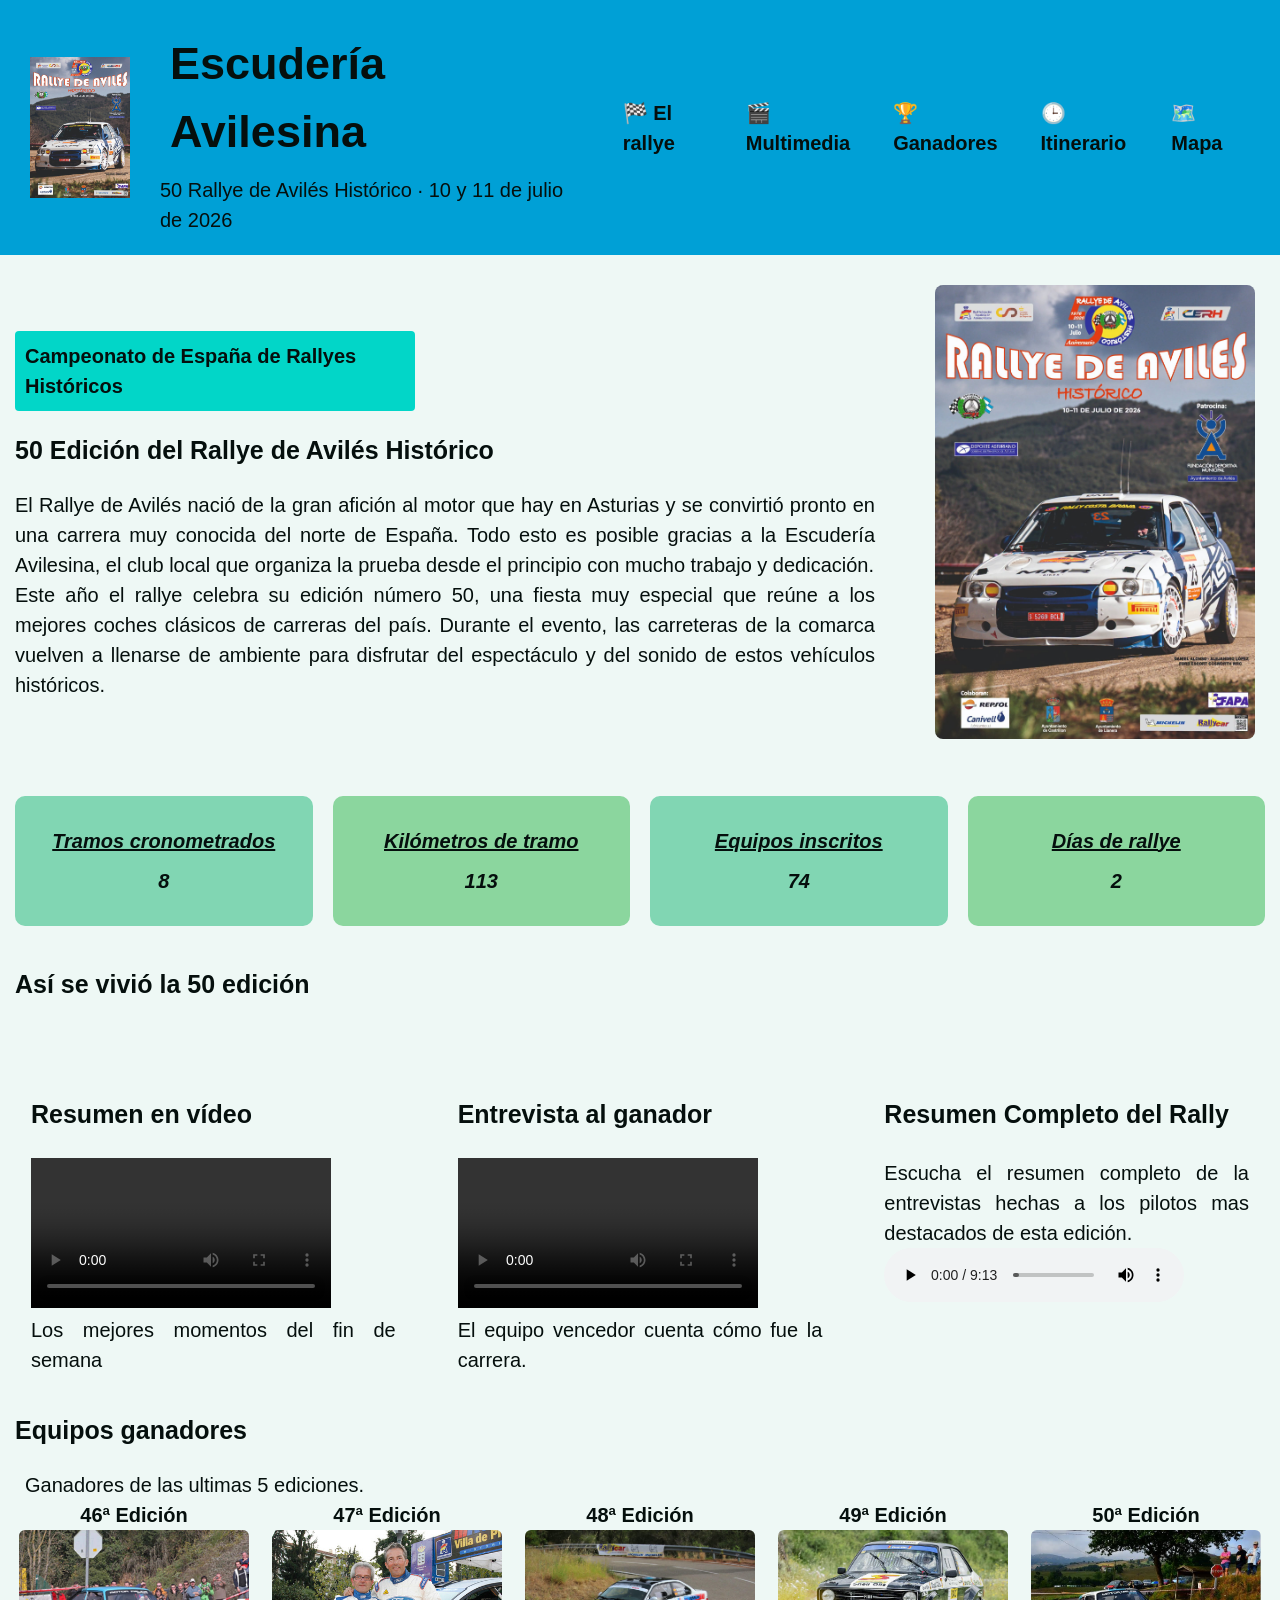
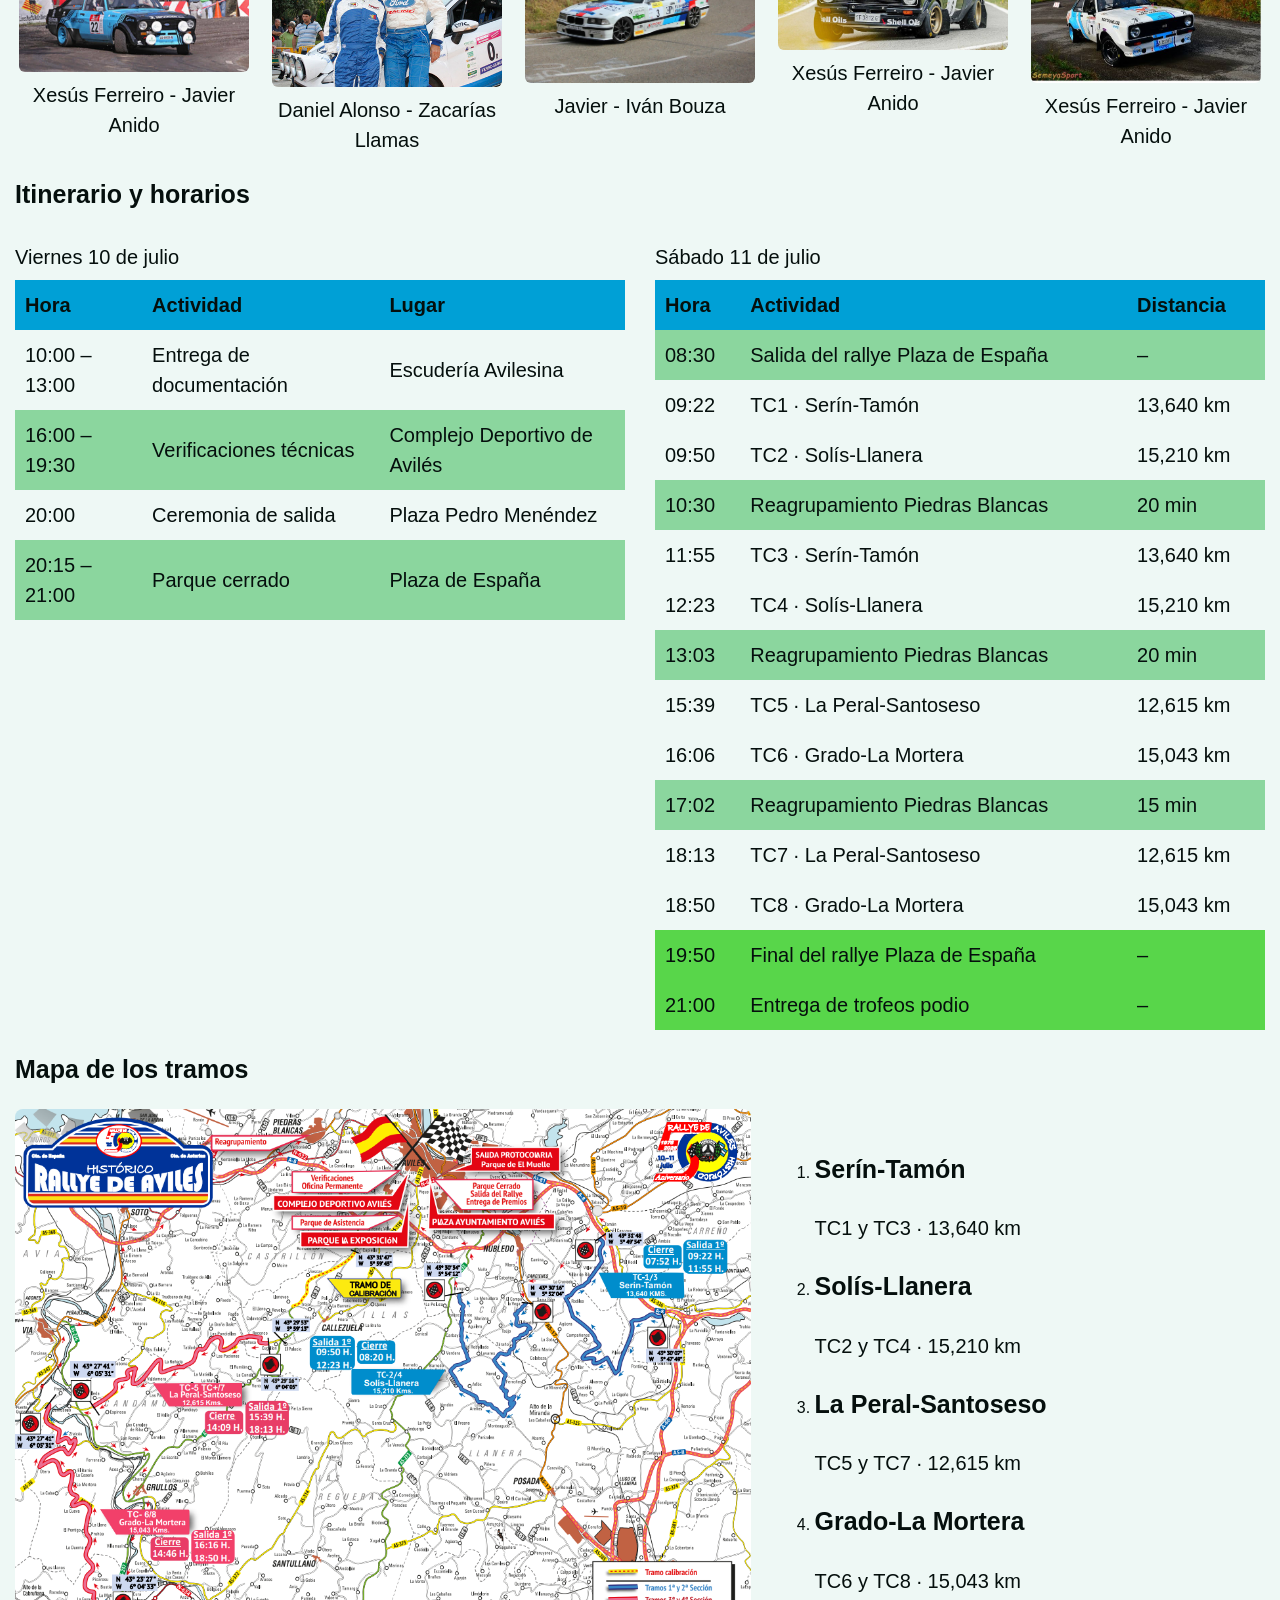
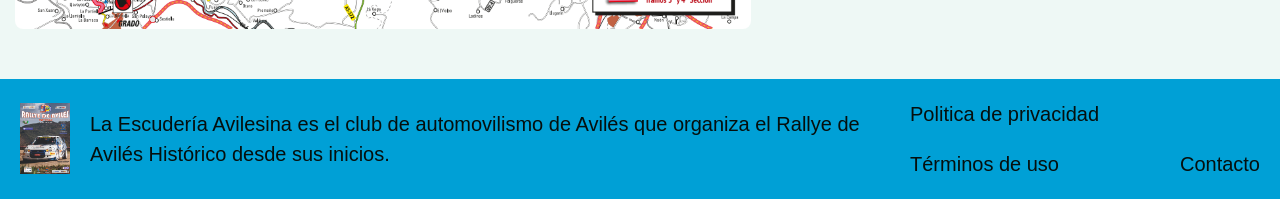
<file: docs/index.html>
<!DOCTYPE html>
<html lang="es">
<head>
    <meta charset="UTF-8">
    <meta name="viewport" content="width=device-width, initial-scale=1.0">
    <meta name="description">
    <title>Proyecto_global</title>
    <link rel="stylesheet" href="css/css.css">
</head>
<body>
    <header class="cabecera">
        <div class="marca">
            <img src="imagenes_video/rally.jpg" alt="Cartel_Rally" width="100px" height="150px">
            <div>
                <h1>Escudería Avilesina</h1>
                <p class="fecha">50 Rallye de Avilés Histórico · 10 y 11 de julio de 2026</p>
            </div>
        </div>
        <nav class="menu">
            <ul>
                <li>🏁 El rallye</li>
                <li>🎬 Multimedia</li>
                <li>🏆 Ganadores</li>
                <li>🕒 Itinerario</li>
                <li>🗺️ Mapa</li>
            </ul>
        </nav>
    </header>

    <main>
        <section class="sc_uno">
            <div class="contenedor">
                <div class="presentacion__texto">
                    <p class="subtitulo">Campeonato de España de Rallyes Históricos</p>
                    <h2>50 Edición del Rallye de Avilés Histórico</h2>
                    <p>El Rallye de Avilés nació de la gran afición al motor que hay en Asturias y se convirtió pronto en una carrera muy conocida del norte de España. Todo esto es posible gracias a la Escudería Avilesina, el club local que organiza la prueba desde el principio con mucho trabajo y dedicación.</p>
                    <p>Este año el rallye celebra su edición número 50, una fiesta muy especial que reúne a los mejores coches clásicos de carreras del país. Durante el evento, las carreteras de la comarca vuelven a llenarse de ambiente para disfrutar del espectáculo y del sonido de estos vehículos históricos.</p>
                </div>
                <div class="cartel">
                    <img src="imagenes_video/rally.jpg" alt="Cartel de la 50 edición del Rallye de Avilés Histórico" width="300px" height="400px">
                </div>
           </div> 
            <div class="datos">
                <div class="contenido_uno">
                    <p style="text-decoration: underline;">Tramos cronometrados</p>
                    <p>8</p>
                </div>
                <div class="contenido_dos">
                    <p style="text-decoration: underline;" >Kilómetros de tramo</p>
                    <p>113</p>
                </div>
                <div class="contenido_tres">
                    <p style="text-decoration: underline;">Equipos inscritos</p>
                    <p>74</p>
                </div>
                <div class="contenido_cuatro">
                    <p style="text-decoration: underline;">Días de rallye</p>
                    <p>2</p>
                </div>
            </div>
        </section>

        <section class="sc_dos">
            <div>
            <h2>Así se vivió la 50 edición</h2>
            </div>    
                <div class="tarjeta_uno">
                    <h3>Resumen en vídeo</h3>
                    <video controls>
                        <source src="imagenes_video/entrevista_ganadores.mp4" type="video/mp4">
                    </video>
                    <p>Los mejores momentos del fin de semana</p>
                </div >
                <div class="tarjeta_dos">
                    <h3>Entrevista al ganador</h3>
                    <video controls >
                        <source src="imagenes_video/video_resumen.mp4" type="video/mp4">
                    </video>
                    <p>El equipo vencedor cuenta cómo fue la carrera.</p>
                </div>
                <div class="tarjeta_tres">
                    <h3>Resumen Completo del Rally</h3>
                    <p>Escucha el resumen completo de la entrevistas hechas a los pilotos mas destacados de esta edición.</p>
                    <audio controls>
                        <source src="imagenes_video/resumen_completo_dos.mp3" type="audio/mpeg">
                    </audio>
                </div>
        </section>

        <section class="sc_tres">
            <h2>Equipos ganadores</h2>
            <p style="padding-left: 10px;">Ganadores de las ultimas 5 ediciones.</p>
            <div class="estructura">
                <div class="primero">
                    <div><b>46ª Edición</b></div>
                    <div><img src="imagenes_video/xesus_javier.jpg" alt="Xesús Ferreiro y Javier Anido, ganadores de la 46 edición" width="230px" height="190px"></div>
                    <div>Xesús Ferreiro - Javier Anido</div>
                </div>
                    <div class="segundo">
                    <div><b>47ª Edición</b></div>
                    <div><img src="imagenes_video/daniel_.jpg" alt="Daniel Alonso y Zacarías Llamas, ganadores de la 47 edición" width="230px" height="190px"></div>
                    <div>Daniel Alonso - Zacarías Llamas</div>
                </div>
                    <div class="tercero">
                    <div><b>48ª Edición</b></div>
                    <div><img src="imagenes_video/muniente_louzano.jpg" alt="Javier Muñiente e Iván Bouza, ganadores de la 48 edición" width="230px" height="190px"></div>
                    <div>Javier - Iván Bouza</div>
                 </div>
                    <div class="cuarto">
                    <div><b>49ª Edición</b></div>
                    <div><img src="imagenes_video/javier_ivan.jpg" alt="Xesús Ferreiro y Javier Anido, ganadores de la 49 edición" width="230" height="190px"></div>
                    <div>Xesús Ferreiro - Javier Anido</div>
                </div>
                <div class="quinto">
                    <div><b>50ª Edición</b></div>
                    <div><img src="imagenes_video/xesus_javier_dos.jpg" alt="Xesús Ferreiro y Javier Anido, ganadores de la 50 edición" width="230px" height="190px"></div>
                    <div>Xesús Ferreiro - Javier Anido</div>
                 </div>
            </div>
        </section>

        <section class="sc_cuatro">
            <h2>Itinerario y horarios</h2>
            <div class="itinerario">
                <div class="tabla_uno">
                    <table>
                        <caption>Viernes 10 de julio</caption>
                            <tr>
                                <th>Hora</th>
                                <th>Actividad</th>
                                <th>Lugar</th>
                            </tr>

                            <tr>
                                <td>10:00 – 13:00</td>
                                <td>Entrega de documentación</td>
                                <td>Escudería Avilesina</td>
                            </tr>
                            <tr style="background-color:  #8BD69E;">
                                <td >16:00 – 19:30</td>
                                <td>Verificaciones técnicas</td>
                                <td>Complejo Deportivo de Avilés</td>
                            </tr>
                            <tr>
                                <td>20:00</td>
                                <td>Ceremonia de salida</td>
                                <td>Plaza Pedro Menéndez</td>
                            </tr>
                            <tr style="background-color:  #8BD69E;">
                                <td>20:15 – 21:00</td>
                                <td>Parque cerrado</td>
                                <td>Plaza de España</td>
                            </tr>
                    </table>
                </div>
                <div class="tabla_dos">
                    <table>
                        <caption>Sábado 11 de julio</caption>
                            <tr>
                                <th>Hora</th>
                                <th>Actividad</th>
                                <th>Distancia</th>
                            </tr>
                            <tr style="background-color:  #8BD69E;">
                                <td>08:30</td>
                                <td>Salida del rallye Plaza de España</td>
                                <td>–</td>
                            </tr>
                            <tr>
                                <td>09:22</td>
                                <td>TC1 · Serín-Tamón</td>
                                <td>13,640 km</td>
                            </tr>
                            <tr>
                                <td>09:50</td>
                                <td>TC2 · Solís-Llanera</td>
                                <td>15,210 km</td>
                            </tr>
                            <tr style="background-color:  #8BD69E;">
                                <td>10:30</td>
                                <td>Reagrupamiento Piedras Blancas</td>
                                <td>20 min</td>
                            </tr>
                            <tr>
                                <td>11:55</td>
                                <td>TC3 · Serín-Tamón</td>
                                <td>13,640 km</td>
                            </tr>
                            <tr>
                                <td>12:23</td>
                                <td>TC4 · Solís-Llanera</td>
                                <td>15,210 km</td>
                            </tr>
                            <tr style="background-color:  #8BD69E;">
                                <td>13:03</td>
                                <td>Reagrupamiento Piedras Blancas</td>
                                <td>20 min</td>
                            </tr>
                            <tr>
                                <td>15:39</td>
                                <td>TC5 · La Peral-Santoseso</td>
                                <td>12,615 km</td>
                            </tr>
                            <tr>
                                <td>16:06</td>
                                <td>TC6 · Grado-La Mortera</td>
                                <td>15,043 km</td>
                            </tr>
                            <tr style="background-color:  #8BD69E;">
                                <td>17:02</td>
                                <td>Reagrupamiento Piedras Blancas</td>
                                <td>15 min</td>
                            </tr>
                            <tr>
                                <td>18:13</td>
                                <td>TC7 · La Peral-Santoseso</td>
                                <td>12,615 km</td>
                            </tr>
                            <tr>
                                <td>18:50</td>
                                <td>TC8 · Grado-La Mortera</td>
                                <td>15,043 km</td>
                            </tr>
                            <tr style="background-color:  #58D64A;">
                                <td>19:50</td>
                                <td>Final del rallye Plaza de España</td>
                                <td>–</td>
                            </tr> 
                            <tr style="background-color:  #58D64A;" >
                                <td>21:00</td>
                                <td>Entrega de trofeos podio</td>
                                <td>–</td>
                            </tr>
                    </table>
                </div>
            </div>
        </section>

        <section class="sc_cinco">
            <h2>Mapa de los tramos</h2>
            <div class="mapa">
                    <img src="imagenes_video/Captura.PNG" alt="Mapa de Google Maps con la situación de los cuatro tramos del rallye en la comarca de Avilés" width="800px" height="500px">
                <div>  
                <ol>
                    <li>
                        <h3>Serín-Tamón</h3>
                        <p>TC1 y TC3 · 13,640 km</p>
                    </li>
                    <li>
                        <h3>Solís-Llanera</h3>
                        <p>TC2 y TC4 · 15,210 km</p>
                    </li>
                    <li>
                        <h3>La Peral-Santoseso</h3>
                        <p>TC5 y TC7 · 12,615 km</p>
                    </li>
                    <li>
                        <h3>Grado-La Mortera</h3>
                        <p>TC6 y TC8 · 15,043 km</p>
                    </li>
                </ol>
                </div>  
            </div>
        </section>
    </main>

    <footer class="pie">
         <div class="pie__org">
            <img src="imagenes_video/rally.jpg" alt="Cartel_Rally" width="50px" height="70px">
            <p>La Escudería Avilesina es el club de automovilismo de Avilés que organiza el Rallye de Avilés Histórico desde sus inicios.</p>
            </div>
        <div class="contenedor_pie">
            <p>Politica de privacidad</p>
            <p>Términos de uso</p>
            <p>Contacto</p>

       </div>
    </footer>
</body>
</html>
</file>
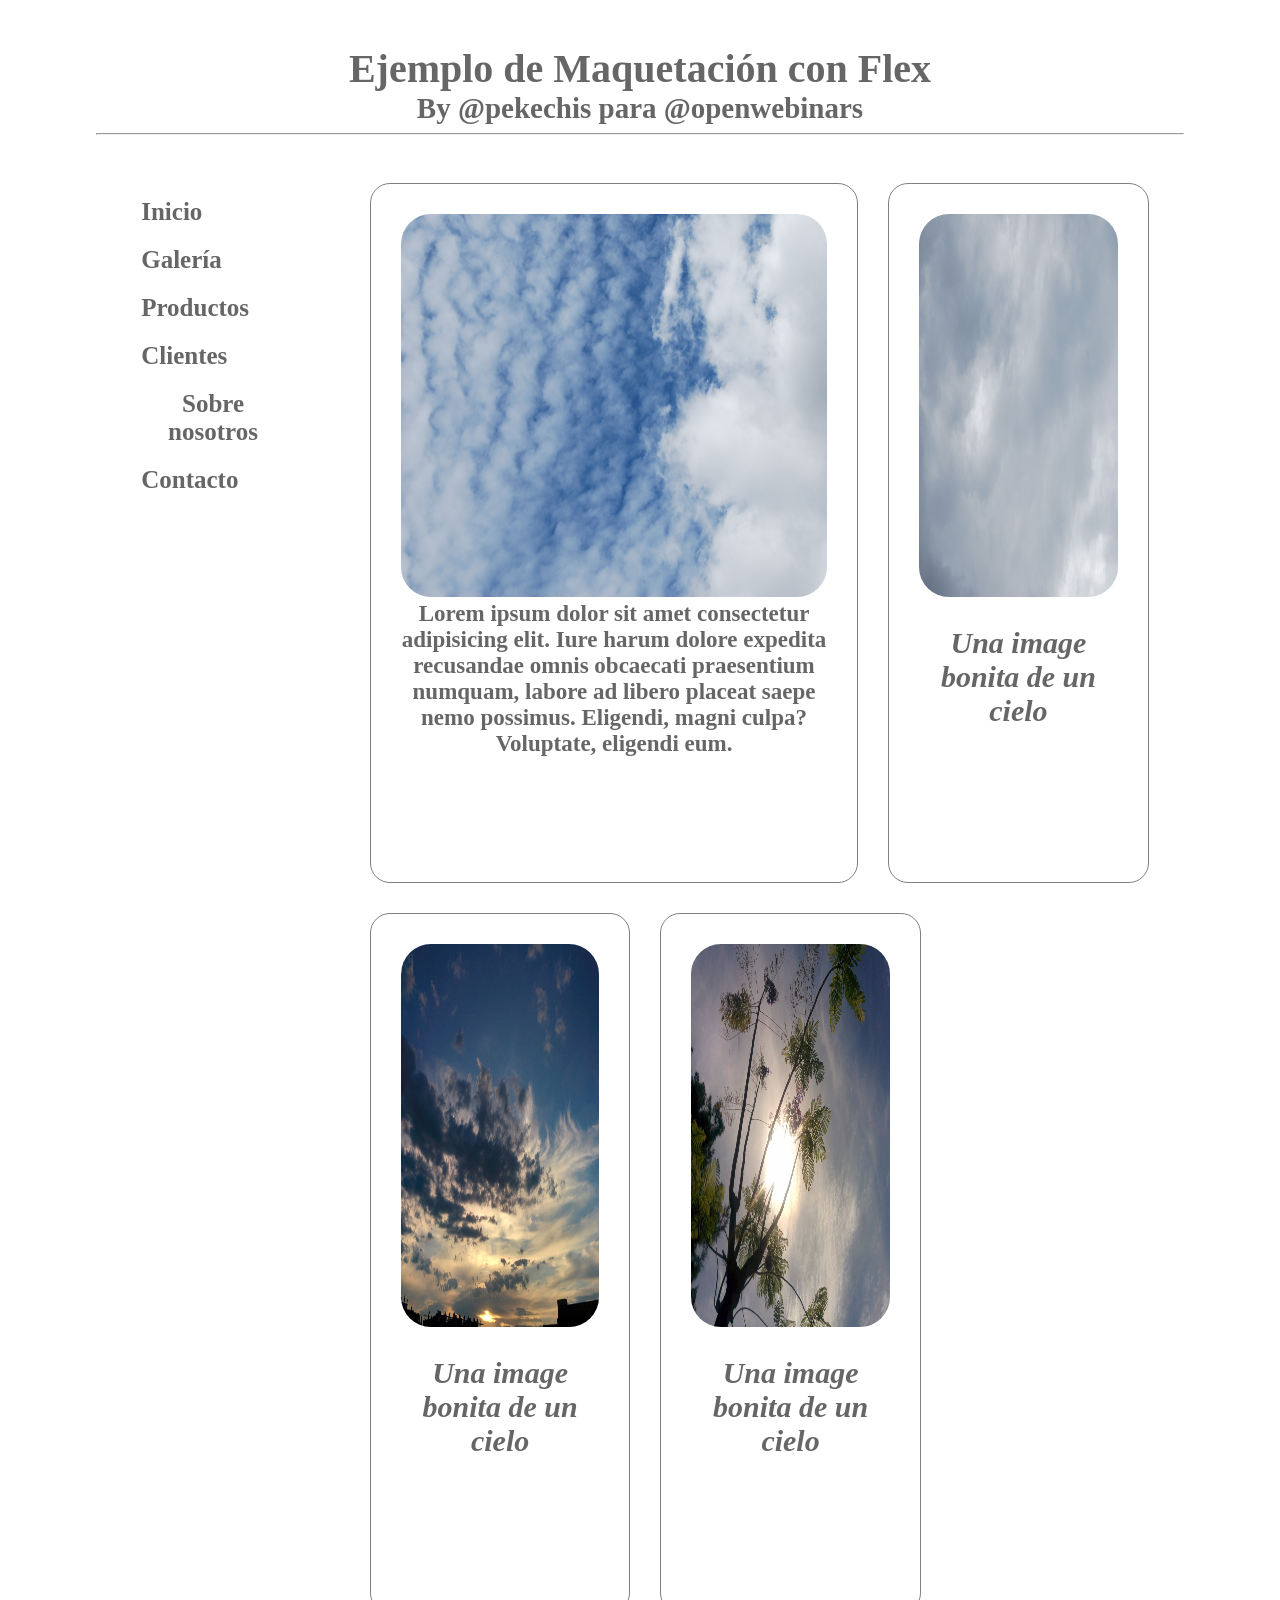
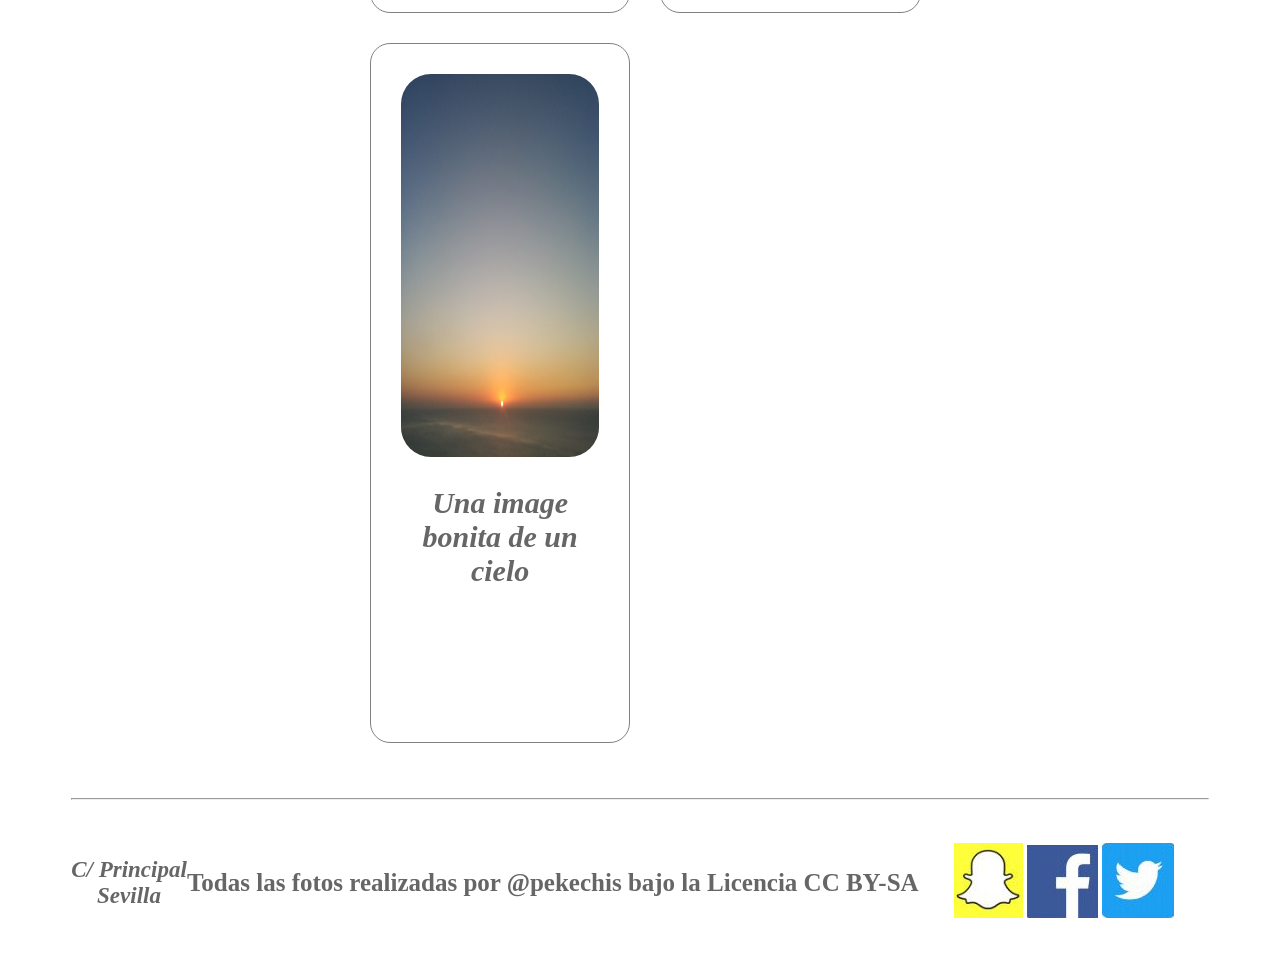
<file: ejercicio.html>
<!DOCTYPE html>
<html lang="en">
  <head>
    <meta charset="UTF-8" />
    <meta name="viewport" content="width=device-width, initial-scale=1.0" />
    <meta http-equiv="X-UA-Compatible" content="ie=edge" />
    <title>Ejercicio Práctico FLEX</title>

    <link rel="stylesheet" type="text/css" href="css/estilos.css" />
    <link
      href="https://fonts.googleapis.com/css?family=Lobster"
      rel="stylesheet"
    />
  </head>
  <body>
    <div class="container">
      <header>
        <h1>Ejemplo de Maquetación con Flex</h1>
        <h4>By @pekechis para @openwebinars</h4>
        <hr>
      </header>
      <main>
      <div class="content_wrapper">
        <nav>
          <div>Inicio</div>
          <div>Galería</div>
          <div>Productos</div>
          <div>Clientes</div>
          <div>Sobre nosotros</div>
          <div>Contacto</div>
        </nav>
        <div class="contenedor">
          <article class="principal">
          <img src="img/img1.jpg"alt="Imagen Paisaje"  />
          <p>
            Lorem ipsum dolor sit amet consectetur adipisicing elit. Iure harum
            dolore expedita recusandae omnis obcaecati praesentium numquam,
            labore ad libero placeat saepe nemo possimus. Eligendi, magni culpa?
            Voluptate, eligendi eum.
          </p>
          </article>
        <article>
          <img src="img/img2.jpg" alt="Imagen Paisaje"/>
          <h2>Una image bonita de un cielo</h2>
        </article>
        <article>
          <img src="img/img3.jpg"alt="Imagen Paisaje" />
          <h2>Una image bonita de un cielo</h2>
        </article>
        <article>
          <img src="img/img4.jpg"alt="Imagen Paisaje"/>
          <h2>Una image bonita de un cielo</h2>
        </article>
        <article>
          <img src="img/img5.jpg" alt="Imagen Paisaje"/>
          <h2>Una image bonita de un cielo</h2>
        </article>
        </div>
      </div>
      </main>
      <hr>
      <footer>
        <address>
          <p>C/ Principal</p>
          <p>Sevilla</p>
        </address>
        <div class="copyright">
          Todas las fotos realizadas por @pekechis bajo la Licencia CC BY-SA
        </div>
        <div class="social">
          <img src="img/snapchat.jpg"alt="Imagen Paisaje"/> 
          <img src="img/facebook.jpg"alt="Imagen Paisaje" />
          <img src="img/twitter.jpg"alt="Imagen Paisaje" />
        </div>
      </footer>
    </div>
  </body>
</html>
</file>
<file: docs/css/css.css>
* {
    box-sizing: border-box;
}
/* --- GENERAL --- */
body {
    background-color: #eef8f5;
    margin: 0;
    display: grid;
    grid-template-rows: auto 1fr auto;
    grid-template-columns: 1fr; 
    min-height: 1080px;
    line-height: 1.5;
    font-family: Helvetica, Arial, sans-serif;
    color: #050f0d;
}

img,video {
    max-width: 100%;
    height: auto; 
}
h1 {
    margin: 10px;
    font-size: 45px;
}

h2, h3 {
    font-size: 25px;
    color: #050f0d;
}

p {
    font-size: 20px;
    text-align: justify;
    margin: 0;
    padding: 0;
}

/* --- CABECERA --- */
.cabecera {
    background-color: #00A0D6;
    grid-row: 1 / 2;
    grid-column: 1 / -1;
    padding: 10px 20px;
    display: flex;
    flex-direction: row;
    align-items: center;
    justify-content: space-between;
    gap: 16px;
}

.marca {
    margin: 10px;
    display: flex;
    flex-direction: row;
    align-items: center;
    gap: 30px;
}

.fecha {
    text-align: left;
}

.menu {
    margin: 10px;
}

.menu ul {
    list-style: none;
    margin: 0;
    padding: 0;
    display: flex;
    justify-content: center;
    gap: 15px;
}

.menu li {
    display: flex;
    flex-direction: column;
    align-items: center;
    padding: 7px;
    font-size:20px ;
    font-weight: bold;
    border-radius: 10px;
}

.menu li:hover {
    background-color: #02D6C8;
}

/* --- CONTENIDO PRINCIPAL --- */
main {
    grid-row: 2 / 3;
    grid-column: 1 / -1;
    width: 100%;
    max-width: 1500px;
    margin: 0 auto;
    padding: 0 15px;
}

section {
    margin: 20px 0;
}

/* --- SECCIÓN 1 --- */
.sc_uno {
    display: grid;
    grid-template-columns: 1fr;
    gap: 40px;
}

.contenedor {
    grid-column: 1 / -1;
    display: flex;
    flex-direction: row;
    justify-content: space-between;
    align-items: center;
    gap: 50px;
    width: 100%;
}

.presentacion__texto {
    flex: 1;
}

.cartel {
    margin: 10px;
}

.cartel img {
    width: 320px;
    height: auto;
    border-radius: 8px;
}

.subtitulo {
    background-color: #02D6C8;
    max-width: 400px;
    font-weight: bold;
    padding: 10px;
    margin: 0 0 15px 0;
    text-align: left;
    border-radius: 4px;
}

.datos {
    grid-column: 1 / -1; 
    display: grid;
    grid-template-columns: repeat(4, 1fr);
    gap: 20px;
}

.datos div {
    padding: 25px;
    font-weight: bold;
    font-style: italic;
    border-radius: 10px;
    display: flex;
    flex-direction: column;
    justify-content: center;
    align-items: center;
}
.contenido_dos,.contenido_cuatro {
    background-color: #8BD69E;
}
.contenido_uno,.contenido_tres{
      background-color: #81D6B3;
}
.datos p {
    text-align: center;
    margin: 5px 0;
}

/* --- SECCIÓN 2 --- */
.sc_dos {
    display: grid;
    grid-template-columns: repeat(3, 1fr); 
}

.sc_dos {
    grid-column: 1 / -1;
    display: grid;
    grid-template-columns: 1fr 1fr 1fr; 
    grid-template-rows: auto auto;
    gap: 30px;
}
.sc_dos h2{
    grid-column: 1 / 4;
    grid-row: 1/ 2;
}
.tarjeta_uno, .tarjeta_dos, .tarjeta_tres {
    border-radius: 8px;
    padding: 16px;
}
.tarjeta_uno {
    grid-column: 1 / 2;
    grid-row: 2 / 3;
}

.tarjeta_dos {
    grid-column: 2 / 3;
    grid-row: 2 / 3;
}

.tarjeta_tres {
    grid-column: 3 / 4;
    grid-row: 2 / 3;
}
/* --- SECCIÓN 3 --- */
.estructura {
    display: grid;
    grid-template-columns: repeat(5, 1fr);
    gap: 15px;
}

.primero, .segundo, .tercero, .cuarto, .quinto {
    margin: 0;
    padding: 0;
    text-align: center;
    font-size:20px ;
}

.estructura img {
    margin: auto;
    border-radius: 6px;
}

/* --- SECCIÓN 4 --- */
.itinerario {
    display: grid;
    grid-template-columns: repeat(2, 1fr);
    gap: 30px;
    align-items: start;
}

.tabla_uno, .tabla_dos {
    width: 100%;
}

table {
    width: 100%;
    border-collapse: collapse;
    font-size:20px ;
}

caption {
    text-align: left;
    padding: 8px 0;
    
}

td, th {
    padding: 10px;
    text-align: left;
     
}

th {
    background-color: #00A0D6;
}

/* --- SECCIÓN 5 --- */
.mapa {
    display: grid;
    grid-template-columns: 1.5fr 1fr;
    gap: 24px;
    align-items: center;
}

.mapa img {
    width: 100%;
    height: auto;
    border-radius: 8px;
}

/* --- PIE DE PÁGINA --- */
.pie {
    background-color: #00A0D6;
    grid-row: 3 / 4;
    grid-column: 1 / -1;
    padding: 20px;
    display: flex;
    flex-direction: row;
    gap: 16px;
    justify-content: space-between;
    align-items: center;
    margin-top: 30px;
}

.pie__org {
    display: flex;
    flex-direction: row;
    align-items: center;
    gap: 20px;
}

.pie__org p {
    text-align: left;
    margin: 0;
}

.contenedor_pie {
    display: flex;
    flex-direction: row;
    justify-content: space-between;
    align-items: center;
    flex-wrap: wrap;
    gap: 20px;
}

.contenedor_pie p {
    margin: 0;
}


/* ---------- MEDIA QUERIES ---------- */

@media (min-width: 769px) and (max-width: 1023px) {
    h1 {
         font-size: 32px;
         }
    h2, h3 { 
        font-size: 22px;
     }
    p { 
        font-size: 18px;
     }
    table{
        font-size:18px ;
    }
    .primero, .segundo, .tercero, .cuarto, .quinto {
        font-size:18px ;
    }
    .cabecera {
        flex-direction: column;
    }

    .contenedor {
        gap: 25px;
    }

    .cartel img {
        width: 260px;
    }

    .datos {
        grid-template-columns: repeat(2, 1fr);
        gap: 15px;
    }

    .sc_dos {
        grid-template-columns: repeat(2, 1fr);
        grid-template-rows: auto;
    }
    .sc_dos h2{
        grid-column: 1/3;
        grid-row: auto;
    }
    .tarjeta_tres {
        grid-column: 1 / 3;
        grid-row: 3 / 4;
    }

    .estructura {
        grid-template-columns: repeat(3, 1fr);
    }

    .itinerario {
        grid-template-columns: 1fr;
    }
}

@media (max-width: 768px) {
    h1 {
         font-size: 28px; 
        }
    h2, h3 { 
        font-size: 22px;
     }
    p { 
        font-size: 17px;
     }
    .menu li{
        font-size: 17px;
    }
    .cabecera {
        flex-direction: column;
        text-align: center;
    }

    .marca {
        flex-direction: column;
        gap: 10px;
    }

    .fecha {
        text-align: center;
    }

    .menu ul {
        flex-wrap: wrap;
    }

    .contenedor {
        flex-direction: column;
        gap: 20px;
    }

    .cartel {
        margin: 0 auto;
    }

    .cartel img {
        width: 100%;
        max-width: 300px;
    }

    .datos {
        grid-template-columns: repeat(2, 1fr);
        gap: 15px;
    }

    .sc_dos {
        grid-template-columns: 1fr;
        gap: 15px;
    }
    .sc_dos h2,.tarjeta_uno,.tarjeta_dos,.tarjeta_tres {
        grid-column: 1 / 2;
        grid-row: auto;
    }
    .estructura {
        grid-template-columns: repeat(2, 1fr);
    }

    .itinerario {
        grid-template-columns: 1fr;
    }

    .mapa {
        grid-template-columns: 1fr;
    }

    .pie, .pie__org {
        flex-direction: column;
        text-align: center;
    }

    .pie__org p {
        text-align: center;
    }
}

@media (max-width: 576px) {
    h1 {
         font-size: 24px; 
        }
    h2, h3 { 
        font-size: 20px; 
    }
    p { 
        font-size: 16px; 
    }
    table{
        font-size:15px ;
    }
    .primero, .segundo, .tercero, .cuarto, .quinto {
        font-size:15px ;
    }
    .menu li{
        font-size:16px ;
    }
    .datos {
        grid-template-columns: 1fr;
    }

    .estructura {
        grid-template-columns: 1fr;
    }

    td, th {
        padding: 6px;
        font-size: 14px;
    }

    .contenedor_pie {
        flex-direction: column;
        gap: 10px;
    }
}
</file>
<file: css/estilos.css>
* {
box-sizing: border-box;
font-family: 'Pacifico',serif;
font-weight:bold;
}

h1,h4,p {
  font-size:29px;
   margin: 0px;
  text-align: center;
}

body {
  background-color: white;
}
.container {
  background-color: white;
  color: #666666;
  font-family: "Lobster", cursive;
  width: 90%;
  margin: 20px auto;

  
}

/* El contenedor flex para la primera fila de contenido */
.content_wrapper {
display:flex;
flex-wrap: wrap;
justify-content:space-between;


}

header {
padding:25px;
  width: 100%;

}
header h1 {
font-size:40px;
font-weight: bold;


}

/* El menú */
nav {
padding:30px;
margin: 0%;
  
}
.principal{
   width: 60%; 

}

nav div {
font-size:25px ;
margin-bottom:25px;
}

/* El elemento principal */
main div {
display:flex;
flex-direction:row;
flex-wrap: wrap;
align-content:space-between;
justify-content:flex-start;
text-align:center;
margin:20px;
margin-top: 0%;

}
p {
  font-size: 23px;
}
.contenedor{
padding: left 50px;
  height: 70%;
  width: 80%;
}

main div article {
 border:1px solid gray;
 border-radius: 20px; 
 padding:30px;
 margin:15px;
 height: 700px;
 width:32%;
}

.content_wrapper{
    display:flex;
  flex-direction: row;
  align-items: stretch;
  flex-wrap: nowrap;
  justify-content: flex-start;
}

h2{
  font-size:30px;
  font-weight:bold;
  font-style: italic;

}
.articles {
  display: flex;
  justify-content: space-between;
  margin-left: 10%;
}
article img {
border-radius: 30px;
  height: 60%;
  width: 100%;
align-items: center;
}

/* Pie de la página */
/* Pie de la página */
footer {
  display:flex;
  justify-content:space-between;
  align-items:center;
}
.copyright{

  font-size:25px;
}
.social{
padding: 35px;
}

footer img {
   width:"90px";
  height:"90px";
}
</file>
